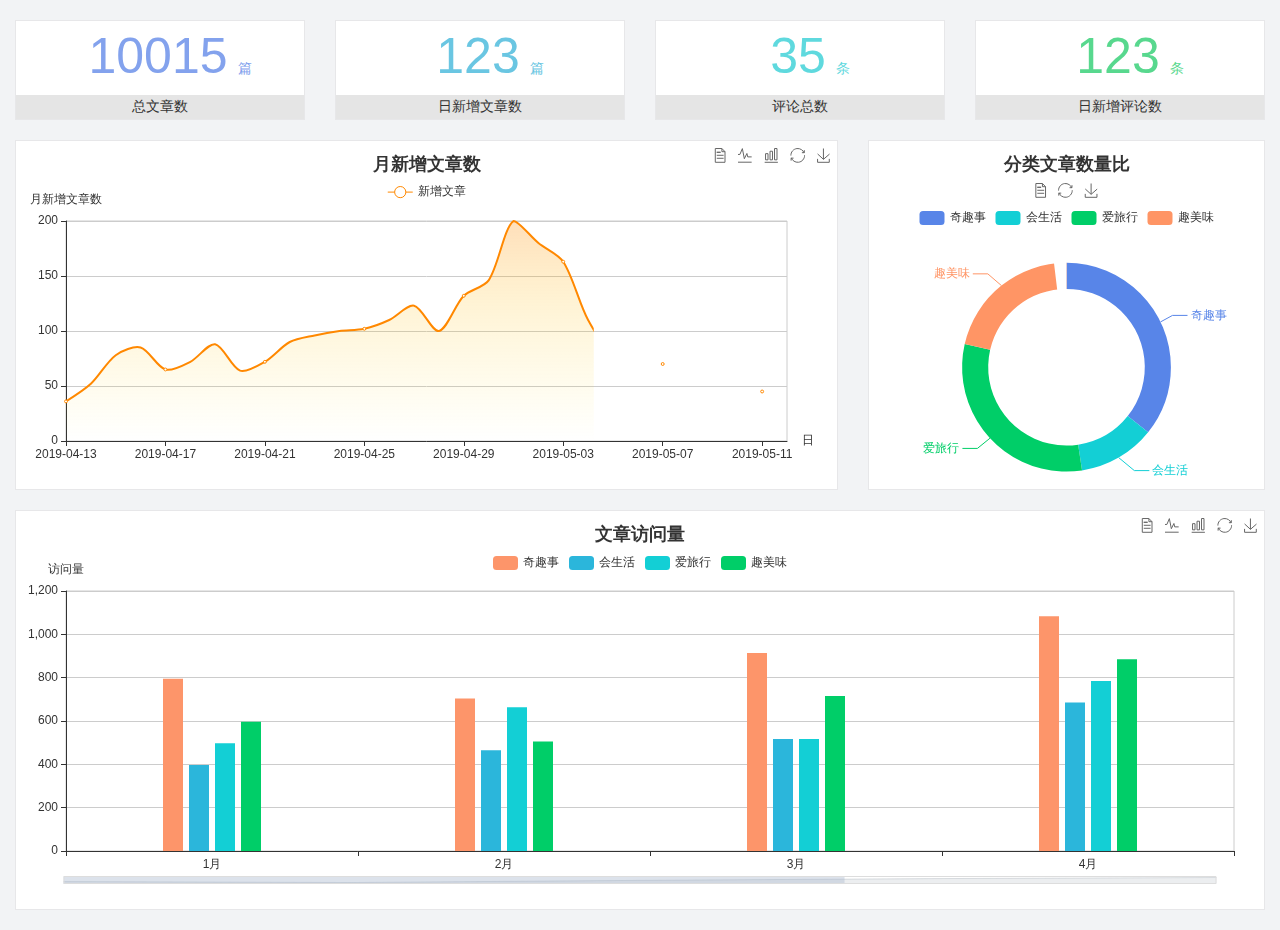
<file: home/dashboard.html>
<!DOCTYPE html>
<html lang="en">

<head>
  <meta charset="UTF-8">
  <meta name="viewport" content="width=device-width, initial-scale=1.0">
  <meta http-equiv="X-UA-Compatible" content="ie=edge">
  <title>图表统计</title>
  <link rel="stylesheet" href="../../assets/lib/bootstrap.css" />
  <link rel="stylesheet" href="../../assets/lib/main.css" />
  <script src="../../assets/lib/jquery.js"></script>
  <script type="text/javascript" src="../../assets/lib/echarts.min.js"></script>
</head>

<body>
  <div class="container-fluid">
    <div class="row spannel_list">
      <div class="col-sm-3 col-xs-6">
        <div class="spannel">
          <em>10015</em><span>篇</span>
          <b>总文章数</b>
        </div>
      </div>
      <div class="col-sm-3 col-xs-6">
        <div class="spannel scolor01">
          <em>123</em><span>篇</span>
          <b>日新增文章数</b>
        </div>
      </div>
      <div class="col-sm-3 col-xs-6">
        <div class="spannel scolor02">
          <em>35</em><span>条</span>
          <b>评论总数</b>
        </div>
      </div>
      <div class="col-sm-3 col-xs-6">
        <div class="spannel scolor03">
          <em>123</em><span>条</span>
          <b>日新增评论数</b>
        </div>
      </div>
    </div>
  </div>

  <div class="container-fluid">
    <div class="row curve-pie">
      <div class="col-lg-8 col-md-8">
        <div class="gragh_pannel" id="curve_show"></div>
      </div>
      <div class="col-lg-4 col-md-4">
        <div class="gragh_pannel" id="pie_show"></div>
      </div>
    </div>
  </div>

  <div class="container-fluid">
    <div class="column_pannel" id="column_show"></div>
  </div>

  <script>
    var oChart = echarts.init(document.getElementById('curve_show'));
    var aList_all = [
      { 'count': 36, 'date': '2019-04-13' },
      { 'count': 52, 'date': '2019-04-14' },
      { 'count': 78, 'date': '2019-04-15' },
      { 'count': 85, 'date': '2019-04-16' },
      { 'count': 65, 'date': '2019-04-17' },
      { 'count': 72, 'date': '2019-04-18' },
      { 'count': 88, 'date': '2019-04-19' },
      { 'count': 64, 'date': '2019-04-20' },
      { 'count': 72, 'date': '2019-04-21' },
      { 'count': 90, 'date': '2019-04-22' },
      { 'count': 96, 'date': '2019-04-23' },
      { 'count': 100, 'date': '2019-04-24' },
      { 'count': 102, 'date': '2019-04-25' },
      { 'count': 110, 'date': '2019-04-26' },
      { 'count': 123, 'date': '2019-04-27' },
      { 'count': 100, 'date': '2019-04-28' },
      { 'count': 132, 'date': '2019-04-29' },
      { 'count': 146, 'date': '2019-04-30' },
      { 'count': 200, 'date': '2019-05-01' },
      { 'count': 180, 'date': '2019-05-02' },
      { 'count': 163, 'date': '2019-05-03' },
      { 'count': 110, 'date': '2019-05-04' },
      { 'count': 80, 'date': '2019-05-05' },
      { 'count': 82, 'date': '2019-05-06' },
      { 'count': 70, 'date': '2019-05-07' },
      { 'count': 65, 'date': '2019-05-08' },
      { 'count': 54, 'date': '2019-05-09' },
      { 'count': 40, 'date': '2019-05-10' },
      { 'count': 45, 'date': '2019-05-11' },
      { 'count': 38, 'date': '2019-05-12' },
    ];

    let aCount = [];
    let aDate = [];

    for (var i = 0; i < aList_all.length; i++) {
      aCount.push(aList_all[i].count);
      aDate.push(aList_all[i].date);
    }

    var chartopt = {
      title: {
        text: '月新增文章数',
        left: 'center',
        top: '10'
      },
      tooltip: {
        trigger: 'axis'
      },
      legend: {
        data: ['新增文章'],
        top: '40'
      },
      toolbox: {
        show: true,
        feature: {
          mark: { show: true },
          dataView: { show: true, readOnly: false },
          magicType: { show: true, type: ['line', 'bar'] },
          restore: { show: true },
          saveAsImage: { show: true }
        }
      },
      calculable: true,
      xAxis: [
        {
          name: '日',
          type: 'category',
          boundaryGap: false,
          data: aDate
        }
      ],
      yAxis: [
        {
          name: '月新增文章数',
          type: 'value'
        }
      ],
      series: [
        {
          name: '新增文章',
          type: 'line',
          smooth: true,
          itemStyle: { normal: { areaStyle: { type: 'default' }, color: '#f80' }, lineStyle: { color: '#f80' } },
          data: aCount
        }],
      areaStyle: {
        normal: {
          color: new echarts.graphic.LinearGradient(0, 0, 0, 1, [{
            offset: 0,
            color: 'rgba(255,136,0,0.39)'
          }, {
            offset: .34,
            color: 'rgba(255,180,0,0.25)'
          }, {
            offset: 1,
            color: 'rgba(255,222,0,0.00)'
          }])

        }
      },
      grid: {
        show: true,
        x: 50,
        x2: 50,
        y: 80,
        height: 220
      }
    };

    oChart.setOption(chartopt);


    var oPie = echarts.init(document.getElementById('pie_show'));
    var oPieopt =
    {
      title: {
        top: 10,
        text: '分类文章数量比',
        x: 'center'
      },
      tooltip: {
        trigger: 'item',
        formatter: "{a} <br/>{b} : {c} ({d}%)"
      },
      color: ['#5885e8', '#13cfd5', '#00ce68', '#ff9565'],
      legend: {
        x: 'center',
        top: 65,
        data: ['奇趣事', '会生活', '爱旅行', '趣美味']
      },
      toolbox: {
        show: true,
        x: 'center',
        top: 35,
        feature: {
          mark: { show: true },
          dataView: { show: true, readOnly: false },
          magicType: {
            show: true,
            type: ['pie', 'funnel'],
            option: {
              funnel: {
                x: '25%',
                width: '50%',
                funnelAlign: 'left',
                max: 1548
              }
            }
          },
          restore: { show: true },
          saveAsImage: { show: true }
        }
      },
      calculable: true,
      series: [
        {
          name: '访问来源',
          type: 'pie',
          radius: ['45%', '60%'],
          center: ['50%', '65%'],
          data: [
            { value: 300, name: '奇趣事' },
            { value: 100, name: '会生活' },
            { value: 260, name: '爱旅行' },
            { value: 180, name: '趣美味' }
          ]
        }
      ]
    };
    oPie.setOption(oPieopt);



    var oColumn = this.echarts.init(document.getElementById('column_show'));
    var oColumnopt =
    {
      title: {
        text: '文章访问量',
        left: 'center',
        top: '10'
      },
      tooltip: {
        trigger: 'axis'
      },
      legend: {
        data: ['奇趣事', '会生活', '爱旅行', '趣美味'],
        top: '40'
      },
      toolbox: {
        show: true,
        feature: {
          mark: { show: true },
          dataView: { show: true, readOnly: false },
          magicType: { show: true, type: ['line', 'bar'] },
          restore: { show: true },
          saveAsImage: { show: true }
        }
      },
      calculable: true,
      xAxis: [
        {
          type: 'category',
          data: ['1月', '2月', '3月', '4月', '5月']
        }
      ],
      yAxis: [
        {
          name: '访问量',
          type: 'value'
        }
      ],
      series: [
        {
          name: '奇趣事',
          type: 'bar',
          barWidth: 20,
          itemStyle: {
            normal: { areaStyle: { type: 'default' }, color: '#fd956a' }
          },
          data: [800, 708, 920, 1090, 1200]
        },
        {
          name: '会生活',
          type: 'bar',
          barWidth: 20,
          itemStyle: {
            normal: { areaStyle: { type: 'default' }, color: '#2bb6db' }
          },
          data: [400, 468, 520, 690, 800]
        },
        {
          name: '爱旅行',
          type: 'bar',
          barWidth: 20,
          itemStyle: {
            normal: { areaStyle: { type: 'default' }, color: '#13cfd5' }
          },
          data: [500, 668, 520, 790, 900]
        },
        {
          name: '趣美味',
          type: 'bar',
          barWidth: 20,
          itemStyle: {
            normal: { areaStyle: { type: 'default' }, color: '#00ce68' }
          },
          data: [600, 508, 720, 890, 1000]
        }
      ],
      grid: {
        show: true,
        x: 50,
        x2: 30,
        y: 80,
        height: 260
      },
      dataZoom: [//给x轴设置滚动条
        {
          start: 0,//默认为0
          end: 100 - 1000 / 31,//默认为100
          type: 'slider',
          show: true,
          xAxisIndex: [0],
          handleSize: 0,//滑动条的 左右2个滑动条的大小
          height: 8,//组件高度
          left: 45, //左边的距离
          right: 50,//右边的距离
          bottom: 26,//右边的距离
          handleColor: '#ddd',//h滑动图标的颜色
          handleStyle: {
            borderColor: "#cacaca",
            borderWidth: "1",
            shadowBlur: 2,
            background: "#ddd",
            shadowColor: "#ddd",
          }
        }]
    };
    oColumn.setOption(oColumnopt);
  </script>
</body>

</html>
</file>
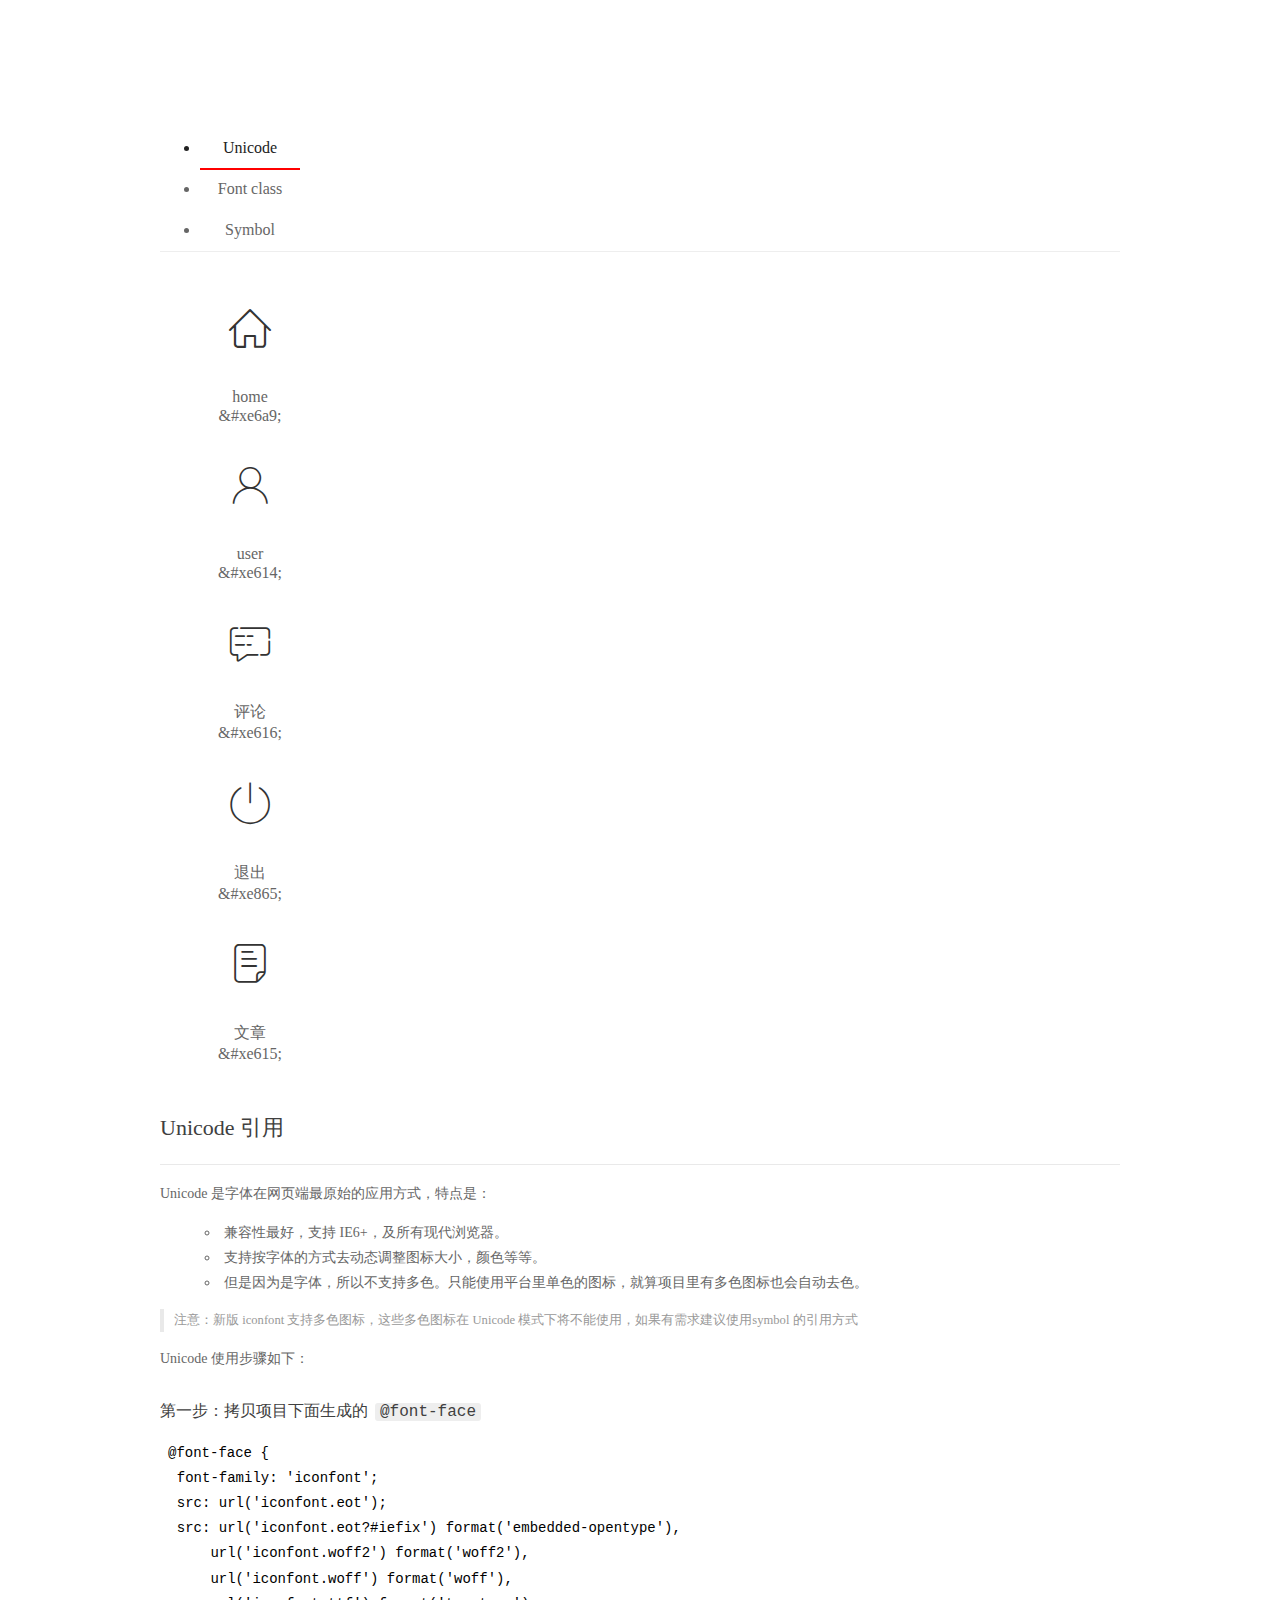
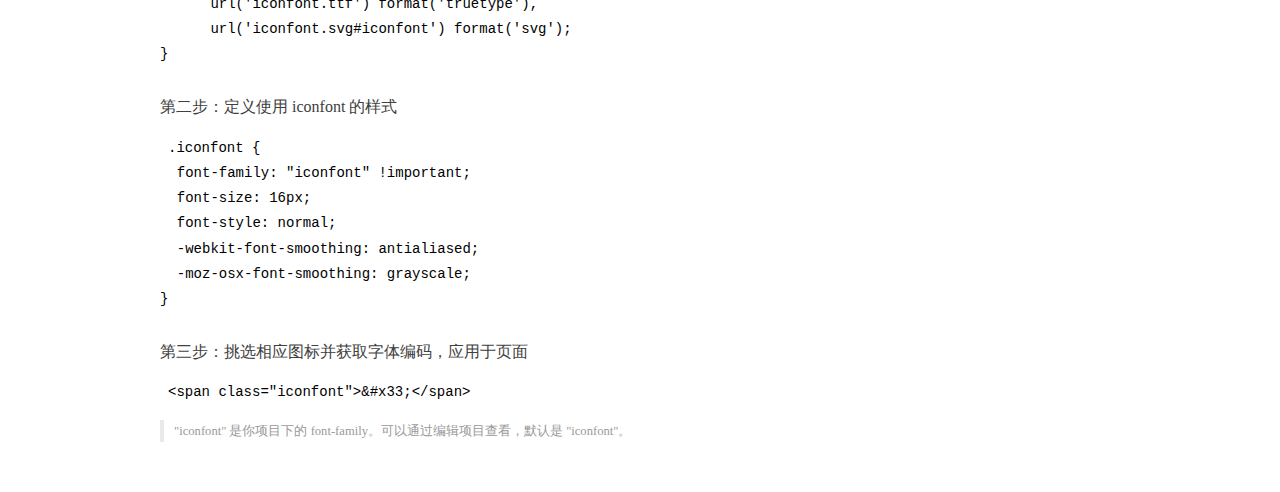
<file: assets/fonts/demo_index.html>
<!DOCTYPE html>
<html>
<head>
  <meta charset="utf-8"/>
  <title>IconFont Demo</title>
  <link rel="shortcut icon" href="https://gtms04.alicdn.com/tps/i4/TB1_oz6GVXXXXaFXpXXJDFnIXXX-64-64.ico" type="image/x-icon"/>
  <link rel="stylesheet" href="https://g.alicdn.com/thx/cube/1.3.2/cube.min.css">
  <link rel="stylesheet" href="demo.css">
  <link rel="stylesheet" href="iconfont.css">
  <script src="iconfont.js"></script>
  <!-- jQuery -->
  <script src="https://a1.alicdn.com/oss/uploads/2018/12/26/7bfddb60-08e8-11e9-9b04-53e73bb6408b.js"></script>
  <!-- 代码高亮 -->
  <script src="https://a1.alicdn.com/oss/uploads/2018/12/26/a3f714d0-08e6-11e9-8a15-ebf944d7534c.js"></script>
</head>
<body>
  <div class="main">
    <h1 class="logo"><a href="https://www.iconfont.cn/" title="iconfont 首页" target="_blank">&#xe86b;</a></h1>
    <div class="nav-tabs">
      <ul id="tabs" class="dib-box">
        <li class="dib active"><span>Unicode</span></li>
        <li class="dib"><span>Font class</span></li>
        <li class="dib"><span>Symbol</span></li>
      </ul>
      
    </div>
    <div class="tab-container">
      <div class="content unicode" style="display: block;">
          <ul class="icon_lists dib-box">
          
            <li class="dib">
              <span class="icon iconfont">&#xe6a9;</span>
                <div class="name">home</div>
                <div class="code-name">&amp;#xe6a9;</div>
              </li>
          
            <li class="dib">
              <span class="icon iconfont">&#xe614;</span>
                <div class="name">user</div>
                <div class="code-name">&amp;#xe614;</div>
              </li>
          
            <li class="dib">
              <span class="icon iconfont">&#xe616;</span>
                <div class="name">评论</div>
                <div class="code-name">&amp;#xe616;</div>
              </li>
          
            <li class="dib">
              <span class="icon iconfont">&#xe865;</span>
                <div class="name">退出</div>
                <div class="code-name">&amp;#xe865;</div>
              </li>
          
            <li class="dib">
              <span class="icon iconfont">&#xe615;</span>
                <div class="name">文章</div>
                <div class="code-name">&amp;#xe615;</div>
              </li>
          
          </ul>
          <div class="article markdown">
          <h2 id="unicode-">Unicode 引用</h2>
          <hr>

          <p>Unicode 是字体在网页端最原始的应用方式，特点是：</p>
          <ul>
            <li>兼容性最好，支持 IE6+，及所有现代浏览器。</li>
            <li>支持按字体的方式去动态调整图标大小，颜色等等。</li>
            <li>但是因为是字体，所以不支持多色。只能使用平台里单色的图标，就算项目里有多色图标也会自动去色。</li>
          </ul>
          <blockquote>
            <p>注意：新版 iconfont 支持多色图标，这些多色图标在 Unicode 模式下将不能使用，如果有需求建议使用symbol 的引用方式</p>
          </blockquote>
          <p>Unicode 使用步骤如下：</p>
          <h3 id="-font-face">第一步：拷贝项目下面生成的 <code>@font-face</code></h3>
<pre><code class="language-css"
>@font-face {
  font-family: 'iconfont';
  src: url('iconfont.eot');
  src: url('iconfont.eot?#iefix') format('embedded-opentype'),
      url('iconfont.woff2') format('woff2'),
      url('iconfont.woff') format('woff'),
      url('iconfont.ttf') format('truetype'),
      url('iconfont.svg#iconfont') format('svg');
}
</code></pre>
          <h3 id="-iconfont-">第二步：定义使用 iconfont 的样式</h3>
<pre><code class="language-css"
>.iconfont {
  font-family: "iconfont" !important;
  font-size: 16px;
  font-style: normal;
  -webkit-font-smoothing: antialiased;
  -moz-osx-font-smoothing: grayscale;
}
</code></pre>
          <h3 id="-">第三步：挑选相应图标并获取字体编码，应用于页面</h3>
<pre>
<code class="language-html"
>&lt;span class="iconfont"&gt;&amp;#x33;&lt;/span&gt;
</code></pre>
          <blockquote>
            <p>"iconfont" 是你项目下的 font-family。可以通过编辑项目查看，默认是 "iconfont"。</p>
          </blockquote>
          </div>
      </div>
      <div class="content font-class">
        <ul class="icon_lists dib-box">
          
          <li class="dib">
            <span class="icon iconfont icon-home"></span>
            <div class="name">
              home
            </div>
            <div class="code-name">.icon-home
            </div>
          </li>
          
          <li class="dib">
            <span class="icon iconfont icon-user"></span>
            <div class="name">
              user
            </div>
            <div class="code-name">.icon-user
            </div>
          </li>
          
          <li class="dib">
            <span class="icon iconfont icon-pinglun"></span>
            <div class="name">
              评论
            </div>
            <div class="code-name">.icon-pinglun
            </div>
          </li>
          
          <li class="dib">
            <span class="icon iconfont icon-tuichu"></span>
            <div class="name">
              退出
            </div>
            <div class="code-name">.icon-tuichu
            </div>
          </li>
          
          <li class="dib">
            <span class="icon iconfont icon-16"></span>
            <div class="name">
              文章
            </div>
            <div class="code-name">.icon-16
            </div>
          </li>
          
        </ul>
        <div class="article markdown">
        <h2 id="font-class-">font-class 引用</h2>
        <hr>

        <p>font-class 是 Unicode 使用方式的一种变种，主要是解决 Unicode 书写不直观，语意不明确的问题。</p>
        <p>与 Unicode 使用方式相比，具有如下特点：</p>
        <ul>
          <li>兼容性良好，支持 IE8+，及所有现代浏览器。</li>
          <li>相比于 Unicode 语意明确，书写更直观。可以很容易分辨这个 icon 是什么。</li>
          <li>因为使用 class 来定义图标，所以当要替换图标时，只需要修改 class 里面的 Unicode 引用。</li>
          <li>不过因为本质上还是使用的字体，所以多色图标还是不支持的。</li>
        </ul>
        <p>使用步骤如下：</p>
        <h3 id="-fontclass-">第一步：引入项目下面生成的 fontclass 代码：</h3>
<pre><code class="language-html">&lt;link rel="stylesheet" href="./iconfont.css"&gt;
</code></pre>
        <h3 id="-">第二步：挑选相应图标并获取类名，应用于页面：</h3>
<pre><code class="language-html">&lt;span class="iconfont icon-xxx"&gt;&lt;/span&gt;
</code></pre>
        <blockquote>
          <p>"
            iconfont" 是你项目下的 font-family。可以通过编辑项目查看，默认是 "iconfont"。</p>
        </blockquote>
      </div>
      </div>
      <div class="content symbol">
          <ul class="icon_lists dib-box">
          
            <li class="dib">
                <svg class="icon svg-icon" aria-hidden="true">
                  <use xlink:href="#icon-home"></use>
                </svg>
                <div class="name">home</div>
                <div class="code-name">#icon-home</div>
            </li>
          
            <li class="dib">
                <svg class="icon svg-icon" aria-hidden="true">
                  <use xlink:href="#icon-user"></use>
                </svg>
                <div class="name">user</div>
                <div class="code-name">#icon-user</div>
            </li>
          
            <li class="dib">
                <svg class="icon svg-icon" aria-hidden="true">
                  <use xlink:href="#icon-pinglun"></use>
                </svg>
                <div class="name">评论</div>
                <div class="code-name">#icon-pinglun</div>
            </li>
          
            <li class="dib">
                <svg class="icon svg-icon" aria-hidden="true">
                  <use xlink:href="#icon-tuichu"></use>
                </svg>
                <div class="name">退出</div>
                <div class="code-name">#icon-tuichu</div>
            </li>
          
            <li class="dib">
                <svg class="icon svg-icon" aria-hidden="true">
                  <use xlink:href="#icon-16"></use>
                </svg>
                <div class="name">文章</div>
                <div class="code-name">#icon-16</div>
            </li>
          
          </ul>
          <div class="article markdown">
          <h2 id="symbol-">Symbol 引用</h2>
          <hr>

          <p>这是一种全新的使用方式，应该说这才是未来的主流，也是平台目前推荐的用法。相关介绍可以参考这篇<a href="">文章</a>
            这种用法其实是做了一个 SVG 的集合，与另外两种相比具有如下特点：</p>
          <ul>
            <li>支持多色图标了，不再受单色限制。</li>
            <li>通过一些技巧，支持像字体那样，通过 <code>font-size</code>, <code>color</code> 来调整样式。</li>
            <li>兼容性较差，支持 IE9+，及现代浏览器。</li>
            <li>浏览器渲染 SVG 的性能一般，还不如 png。</li>
          </ul>
          <p>使用步骤如下：</p>
          <h3 id="-symbol-">第一步：引入项目下面生成的 symbol 代码：</h3>
<pre><code class="language-html">&lt;script src="./iconfont.js"&gt;&lt;/script&gt;
</code></pre>
          <h3 id="-css-">第二步：加入通用 CSS 代码（引入一次就行）：</h3>
<pre><code class="language-html">&lt;style&gt;
.icon {
  width: 1em;
  height: 1em;
  vertical-align: -0.15em;
  fill: currentColor;
  overflow: hidden;
}
&lt;/style&gt;
</code></pre>
          <h3 id="-">第三步：挑选相应图标并获取类名，应用于页面：</h3>
<pre><code class="language-html">&lt;svg class="icon" aria-hidden="true"&gt;
  &lt;use xlink:href="#icon-xxx"&gt;&lt;/use&gt;
&lt;/svg&gt;
</code></pre>
          </div>
      </div>

    </div>
  </div>
  <script>
  $(document).ready(function () {
      $('.tab-container .content:first').show()

      $('#tabs li').click(function (e) {
        var tabContent = $('.tab-container .content')
        var index = $(this).index()

        if ($(this).hasClass('active')) {
          return
        } else {
          $('#tabs li').removeClass('active')
          $(this).addClass('active')

          tabContent.hide().eq(index).fadeIn()
        }
      })
    })
  </script>
</body>
</html>
</file>
<file: assets/lib/main.css>
body{
    font-family:'MicroSoft YaHei';
    background-color: #f2f3f5;
}
.main_wrap{
    position:fixed;
    width:100%;
    height:100%;
    left:0px;
    top:0px;
    background:url('../images/login_bg.jpg'); 
    background-size:100% 100%; 
  }
.header{
    width:1200px;
    overflow: hidden;
    margin:20px auto 0;
}
.heade .logo{
    float: left;
}
.header .copyright{
    float:right;
    font-size:12px;
    color:#fff;
    text-align:right;
    line-height:20px;
    margin-top:10px;
}
.login_form_con{
    position:absolute;
    left:50%;
    top:50%;
    margin-left:-200px;
    margin-top:-155px;
    width:400px;
    height:310px;
    background-color: #edeff0;
}

.login_form{
    position: relative;
}

.login_form .icon-user{
    position:absolute;
    font-size:16px;
    color:#999;
    left:46px;
    top:12px;
}
.login_form .icon-key{
    position:absolute;
    font-size:18px;
    color:#999;
    left:46px;
    top:78px;
}
.login_title{
    height:60px;
    background:url('../images/login_title.png') center center no-repeat #fff;
}
.input_txt,.input_pass,.input_sub{
    display:block;
    width:334px;
    height:37px;
    padding:0px;
    text-indent:40px;
    border:1px solid #ddd;
    margin:27px auto 0;
    outline:none;
}
.input_sub{
    margin-top:40px;
    height:42px;
    background-color: #19b9e7;
    text-indent:0px;
    font-size:18px;
    color:#fff;
    cursor: pointer;
}
.input_sub:hover{
    background-color: #08a0cc;
}

.sider{
    position:fixed;
    left:0;
    top:0;
    bottom:0;
    width:210px;
    background-color: #323745;
}
.sider .logo{
    display:block;
    height:56px;
    background-color: #242732;
    overflow: hidden;
}
.sider .logo img{
    display:block;
    margin:6px auto 0;
}
.user_info{
    height:79px;
    border-bottom:1px solid #5a5e6b;
}

.user_info img{
    float: left;
    width:40px;
    height:40px;
    border-radius:20px;
    margin:19px 0 0 30px;
}
.user_info span{
    float: left;
    width:120px;
    font-size:12px;
    color:#fff;
    margin:23px 0 0 20px;
}
.user_info b{
    float: left;
    width: 120px;
    font-weight:normal;
    font-size:12px;
    color:#adafb5;
    margin:2px 0 0 20px;
}

.menu .level01{
    height:50px;
    line-height:50px;
}
.menu .level01 a{
    display:block;
    height:50px;
    font-size:12px;
    color:#adafb5;
    overflow: hidden;
}
.menu .level01.active a{
    background-color: #1378f0;
    color:#fff;
}
.menu .level01.active i{
    color:#fff;
}

.menu .level01 a:hover{
    background-color: #1378f0;
    color:#fff;
}
.menu .level01 a:hover i{
    color:#fff;
}
.menu .level01 i{
    color:#61646f;
    font-size:22px;
    float: left;
    margin-left:26px;
}
.menu .level01 span{
    float: left;
    margin-left:10px;
}
.menu .level01 b{
    float: right;
    margin-right:20px;
    font-weight:normal;
    transform:rotate(90deg);
    transition:all 500ms ease;
}

.menu .level01 .rotate0{
    transform:rotate(0deg);
}

.menu .level02{
    background: #242732;
    display:none;
}


.menu .level02 li{
    height:40px;
    line-height:40px;
}
.menu .level02 li a{
    display:block;
    height:40px;
    font-size:12px;
    color:#adafb5;
    overflow: hidden;
}

.menu .level02 li a:hover{
    background-color: #1378f0;
    color:#fff;
}

.menu .level02 li i{
    font-size:12px;
    float: left;
    margin-left:60px;
}
.menu .level02 li span{
    font-size:12px;
    float: left;
    margin-left:5px;
}

.menu .level02 .active a{
    color:#ffae00;
}

.header_bar{
    position:fixed;
    left:210px;
    right:0;
    top:0;
    height:56px;
    background-color: #fff;
}

.main{
    position:fixed;
    left:210px;
    top:56px;
    right:0;
    bottom:0;
    background-color: #f2f3f5;
}

.search_form{
    width:218px;
    height:33px;
    border:1px solid #ddd;
    background-color: #f2f3f5;
    border-radius:16px;
    float: left;
    margin:12px 0 0 27px;
}

.search_form input{
    padding:0px;
    margin:0px;
    border:0px;
    float: left;
    background-color: #f2f3f5;
    font-size:12px;
    width:175px;
    height:31px;
    margin-left:12px;
    outline:none;
   
}

.search_form .icon-search{
    line-height:33px;
    cursor: pointer;
    font-size:18px;
    color:#abaebb;
}
.user_center_link{
    float:right;

}
.user_center_link a{
    line-height:56px;
    font-size:12px;
    color:#999;
    margin-right:15px;
}
.user_center_link a:hover{
    color:#ffae00
}

.user_center_link img{
    width:42px;
    height:42px;
    border-radius:32px;
    margin-right:10px;
}

.spannel_list{
    margin-top:20px;
}

.spannel{
	height:100px;
	overflow:hidden;
	text-align:center;
    position:relative;
    background-color: #fff;
    border:1px solid #e7e7e9;
    margin-bottom:20px;
}

.spannel em{
    font-style:normal;
	font-size:50px;
	line-height:50px;
	display:inline-block;
	margin:10px 0 0 20px;
	font-family:'Arial';
	color:#83a2ed;
}

.spannel span{
	font-size:14px;
	display:inline-block;
	color:#83a2ed;
	margin-left:10px;
}

.spannel b{
	position:absolute;
	left:0;
	bottom:0;
	width:100%;
	line-height:24px;
	background:#e5e5e5;
	color:#333;
	font-size:14px;
	font-weight:normal;
}

.scolor01 em,.scolor01 span{
	color:#6ac6e2;
}

.scolor02 em,.scolor02 span{
	color:#5fd9de;
}

.scolor03 em,.scolor03 span{
	color:#58d88e;
}


.gragh_pannel{
    height:350px;
    border:1px solid #e7e7e9;
    background-color: #fff!important; 
    margin-bottom:20px;  
}

.column_pannel{
    margin-bottom:20px;
    height:400px;
    border:1px solid #e7e7e9;
    background-color: #fff!important;   
}

.common_title{
    line-height:42px;
    background-color: #fbfbfb;
    border:1px solid #e7e7e9;
    margin-top:20px;
    text-indent: 15px;
    font-size:14px;
    color:#333;
}

.common_con{
    border:1px solid #e7e7e9;
    border-top:0px;
    background-color: #fff;
    padding-bottom:20px;
    margin-bottom:20px;
}
.opt_btns{
    margin-top:20px;
}

.mp20{
    margin-top:20px;
}

.pagination{   
   margin:0;
}

.article_form{
    margin-top:20px;
}

.form-group{
    margin-bottom:25px;
}

.form-group label{
    font-weight:normal;
    color:#666;
}

.icon-icondate{
    line-height:16px;
}

.user_pic{
    width:100px;
    height:100px;
    margin-bottom:10px;
}

.article_cover{
    width:200px;
    height:200px;
    margin-bottom:10px;
}
</file>
<file: assets/fonts/demo.css>
/* Logo 字体 */
@font-face {
  font-family: "iconfont logo";
  src: url('https://at.alicdn.com/t/font_985780_km7mi63cihi.eot?t=1545807318834');
  src: url('https://at.alicdn.com/t/font_985780_km7mi63cihi.eot?t=1545807318834#iefix') format('embedded-opentype'),
    url('https://at.alicdn.com/t/font_985780_km7mi63cihi.woff?t=1545807318834') format('woff'),
    url('https://at.alicdn.com/t/font_985780_km7mi63cihi.ttf?t=1545807318834') format('truetype'),
    url('https://at.alicdn.com/t/font_985780_km7mi63cihi.svg?t=1545807318834#iconfont') format('svg');
}

.logo {
  font-family: "iconfont logo";
  font-size: 160px;
  font-style: normal;
  -webkit-font-smoothing: antialiased;
  -moz-osx-font-smoothing: grayscale;
}

/* tabs */
.nav-tabs {
  position: relative;
}

.nav-tabs .nav-more {
  position: absolute;
  right: 0;
  bottom: 0;
  height: 42px;
  line-height: 42px;
  color: #666;
}

#tabs {
  border-bottom: 1px solid #eee;
}

#tabs li {
  cursor: pointer;
  width: 100px;
  height: 40px;
  line-height: 40px;
  text-align: center;
  font-size: 16px;
  border-bottom: 2px solid transparent;
  position: relative;
  z-index: 1;
  margin-bottom: -1px;
  color: #666;
}


#tabs .active {
  border-bottom-color: #f00;
  color: #222;
}

.tab-container .content {
  display: none;
}

/* 页面布局 */
.main {
  padding: 30px 100px;
  width: 960px;
  margin: 0 auto;
}

.main .logo {
  color: #333;
  text-align: left;
  margin-bottom: 30px;
  line-height: 1;
  height: 110px;
  margin-top: -50px;
  overflow: hidden;
  *zoom: 1;
}

.main .logo a {
  font-size: 160px;
  color: #333;
}

.helps {
  margin-top: 40px;
}

.helps pre {
  padding: 20px;
  margin: 10px 0;
  border: solid 1px #e7e1cd;
  background-color: #fffdef;
  overflow: auto;
}

.icon_lists {
  width: 100% !important;
  overflow: hidden;
  *zoom: 1;
}

.icon_lists li {
  width: 100px;
  margin-bottom: 10px;
  margin-right: 20px;
  text-align: center;
  list-style: none !important;
  cursor: default;
}

.icon_lists li .code-name {
  line-height: 1.2;
}

.icon_lists .icon {
  display: block;
  height: 100px;
  line-height: 100px;
  font-size: 42px;
  margin: 10px auto;
  color: #333;
  -webkit-transition: font-size 0.25s linear, width 0.25s linear;
  -moz-transition: font-size 0.25s linear, width 0.25s linear;
  transition: font-size 0.25s linear, width 0.25s linear;
}

.icon_lists .icon:hover {
  font-size: 100px;
}

.icon_lists .svg-icon {
  /* 通过设置 font-size 来改变图标大小 */
  width: 1em;
  /* 图标和文字相邻时，垂直对齐 */
  vertical-align: -0.15em;
  /* 通过设置 color 来改变 SVG 的颜色/fill */
  fill: currentColor;
  /* path 和 stroke 溢出 viewBox 部分在 IE 下会显示
      normalize.css 中也包含这行 */
  overflow: hidden;
}

.icon_lists li .name,
.icon_lists li .code-name {
  color: #666;
}

/* markdown 样式 */
.markdown {
  color: #666;
  font-size: 14px;
  line-height: 1.8;
}

.highlight {
  line-height: 1.5;
}

.markdown img {
  vertical-align: middle;
  max-width: 100%;
}

.markdown h1 {
  color: #404040;
  font-weight: 500;
  line-height: 40px;
  margin-bottom: 24px;
}

.markdown h2,
.markdown h3,
.markdown h4,
.markdown h5,
.markdown h6 {
  color: #404040;
  margin: 1.6em 0 0.6em 0;
  font-weight: 500;
  clear: both;
}

.markdown h1 {
  font-size: 28px;
}

.markdown h2 {
  font-size: 22px;
}

.markdown h3 {
  font-size: 16px;
}

.markdown h4 {
  font-size: 14px;
}

.markdown h5 {
  font-size: 12px;
}

.markdown h6 {
  font-size: 12px;
}

.markdown hr {
  height: 1px;
  border: 0;
  background: #e9e9e9;
  margin: 16px 0;
  clear: both;
}

.markdown p {
  margin: 1em 0;
}

.markdown>p,
.markdown>blockquote,
.markdown>.highlight,
.markdown>ol,
.markdown>ul {
  width: 80%;
}

.markdown ul>li {
  list-style: circle;
}

.markdown>ul li,
.markdown blockquote ul>li {
  margin-left: 20px;
  padding-left: 4px;
}

.markdown>ul li p,
.markdown>ol li p {
  margin: 0.6em 0;
}

.markdown ol>li {
  list-style: decimal;
}

.markdown>ol li,
.markdown blockquote ol>li {
  margin-left: 20px;
  padding-left: 4px;
}

.markdown code {
  margin: 0 3px;
  padding: 0 5px;
  background: #eee;
  border-radius: 3px;
}

.markdown strong,
.markdown b {
  font-weight: 600;
}

.markdown>table {
  border-collapse: collapse;
  border-spacing: 0px;
  empty-cells: show;
  border: 1px solid #e9e9e9;
  width: 95%;
  margin-bottom: 24px;
}

.markdown>table th {
  white-space: nowrap;
  color: #333;
  font-weight: 600;
}

.markdown>table th,
.markdown>table td {
  border: 1px solid #e9e9e9;
  padding: 8px 16px;
  text-align: left;
}

.markdown>table th {
  background: #F7F7F7;
}

.markdown blockquote {
  font-size: 90%;
  color: #999;
  border-left: 4px solid #e9e9e9;
  padding-left: 0.8em;
  margin: 1em 0;
}

.markdown blockquote p {
  margin: 0;
}

.markdown .anchor {
  opacity: 0;
  transition: opacity 0.3s ease;
  margin-left: 8px;
}

.markdown .waiting {
  color: #ccc;
}

.markdown h1:hover .anchor,
.markdown h2:hover .anchor,
.markdown h3:hover .anchor,
.markdown h4:hover .anchor,
.markdown h5:hover .anchor,
.markdown h6:hover .anchor {
  opacity: 1;
  display: inline-block;
}

.markdown>br,
.markdown>p>br {
  clear: both;
}


.hljs {
  display: block;
  background: white;
  padding: 0.5em;
  color: #333333;
  overflow-x: auto;
}

.hljs-comment,
.hljs-meta {
  color: #969896;
}

.hljs-string,
.hljs-variable,
.hljs-template-variable,
.hljs-strong,
.hljs-emphasis,
.hljs-quote {
  color: #df5000;
}

.hljs-keyword,
.hljs-selector-tag,
.hljs-type {
  color: #a71d5d;
}

.hljs-literal,
.hljs-symbol,
.hljs-bullet,
.hljs-attribute {
  color: #0086b3;
}

.hljs-section,
.hljs-name {
  color: #63a35c;
}

.hljs-tag {
  color: #333333;
}

.hljs-title,
.hljs-attr,
.hljs-selector-id,
.hljs-selector-class,
.hljs-selector-attr,
.hljs-selector-pseudo {
  color: #795da3;
}

.hljs-addition {
  color: #55a532;
  background-color: #eaffea;
}

.hljs-deletion {
  color: #bd2c00;
  background-color: #ffecec;
}

.hljs-link {
  text-decoration: underline;
}

/* 代码高亮 */
/* PrismJS 1.15.0
https://prismjs.com/download.html#themes=prism&languages=markup+css+clike+javascript */
/**
 * prism.js default theme for JavaScript, CSS and HTML
 * Based on dabblet (http://dabblet.com)
 * @author Lea Verou
 */
code[class*="language-"],
pre[class*="language-"] {
  color: black;
  background: none;
  text-shadow: 0 1px white;
  font-family: Consolas, Monaco, 'Andale Mono', 'Ubuntu Mono', monospace;
  text-align: left;
  white-space: pre;
  word-spacing: normal;
  word-break: normal;
  word-wrap: normal;
  line-height: 1.5;

  -moz-tab-size: 4;
  -o-tab-size: 4;
  tab-size: 4;

  -webkit-hyphens: none;
  -moz-hyphens: none;
  -ms-hyphens: none;
  hyphens: none;
}

pre[class*="language-"]::-moz-selection,
pre[class*="language-"] ::-moz-selection,
code[class*="language-"]::-moz-selection,
code[class*="language-"] ::-moz-selection {
  text-shadow: none;
  background: #b3d4fc;
}

pre[class*="language-"]::selection,
pre[class*="language-"] ::selection,
code[class*="language-"]::selection,
code[class*="language-"] ::selection {
  text-shadow: none;
  background: #b3d4fc;
}

@media print {

  code[class*="language-"],
  pre[class*="language-"] {
    text-shadow: none;
  }
}

/* Code blocks */
pre[class*="language-"] {
  padding: 1em;
  margin: .5em 0;
  overflow: auto;
}

:not(pre)>code[class*="language-"],
pre[class*="language-"] {
  background: #f5f2f0;
}

/* Inline code */
:not(pre)>code[class*="language-"] {
  padding: .1em;
  border-radius: .3em;
  white-space: normal;
}

.token.comment,
.token.prolog,
.token.doctype,
.token.cdata {
  color: slategray;
}

.token.punctuation {
  color: #999;
}

.namespace {
  opacity: .7;
}

.token.property,
.token.tag,
.token.boolean,
.token.number,
.token.constant,
.token.symbol,
.token.deleted {
  color: #905;
}

.token.selector,
.token.attr-name,
.token.string,
.token.char,
.token.builtin,
.token.inserted {
  color: #690;
}

.token.operator,
.token.entity,
.token.url,
.language-css .token.string,
.style .token.string {
  color: #9a6e3a;
  background: hsla(0, 0%, 100%, .5);
}

.token.atrule,
.token.attr-value,
.token.keyword {
  color: #07a;
}

.token.function,
.token.class-name {
  color: #DD4A68;
}

.token.regex,
.token.important,
.token.variable {
  color: #e90;
}

.token.important,
.token.bold {
  font-weight: bold;
}

.token.italic {
  font-style: italic;
}

.token.entity {
  cursor: help;
}
</file>
<file: assets/fonts/iconfont.css>
@font-face {font-family: "iconfont";
  src: url('iconfont.eot?t=1576139966484'); /* IE9 */
  src: url('iconfont.eot?t=1576139966484#iefix') format('embedded-opentype'), /* IE6-IE8 */
  url('[data-uri]') format('woff2'),
  url('iconfont.woff?t=1576139966484') format('woff'),
  url('iconfont.ttf?t=1576139966484') format('truetype'), /* chrome, firefox, opera, Safari, Android, iOS 4.2+ */
  url('iconfont.svg?t=1576139966484#iconfont') format('svg'); /* iOS 4.1- */
}

.iconfont {
  font-family: "iconfont" !important;
  font-size: 16px;
  font-style: normal;
  -webkit-font-smoothing: antialiased;
  -moz-osx-font-smoothing: grayscale;
}

.icon-home:before {
  content: "\e6a9";
}

.icon-user:before {
  content: "\e614";
}

.icon-pinglun:before {
  content: "\e616";
}

.icon-tuichu:before {
  content: "\e865";
}

.icon-16:before {
  content: "\e615";
}
</file>
